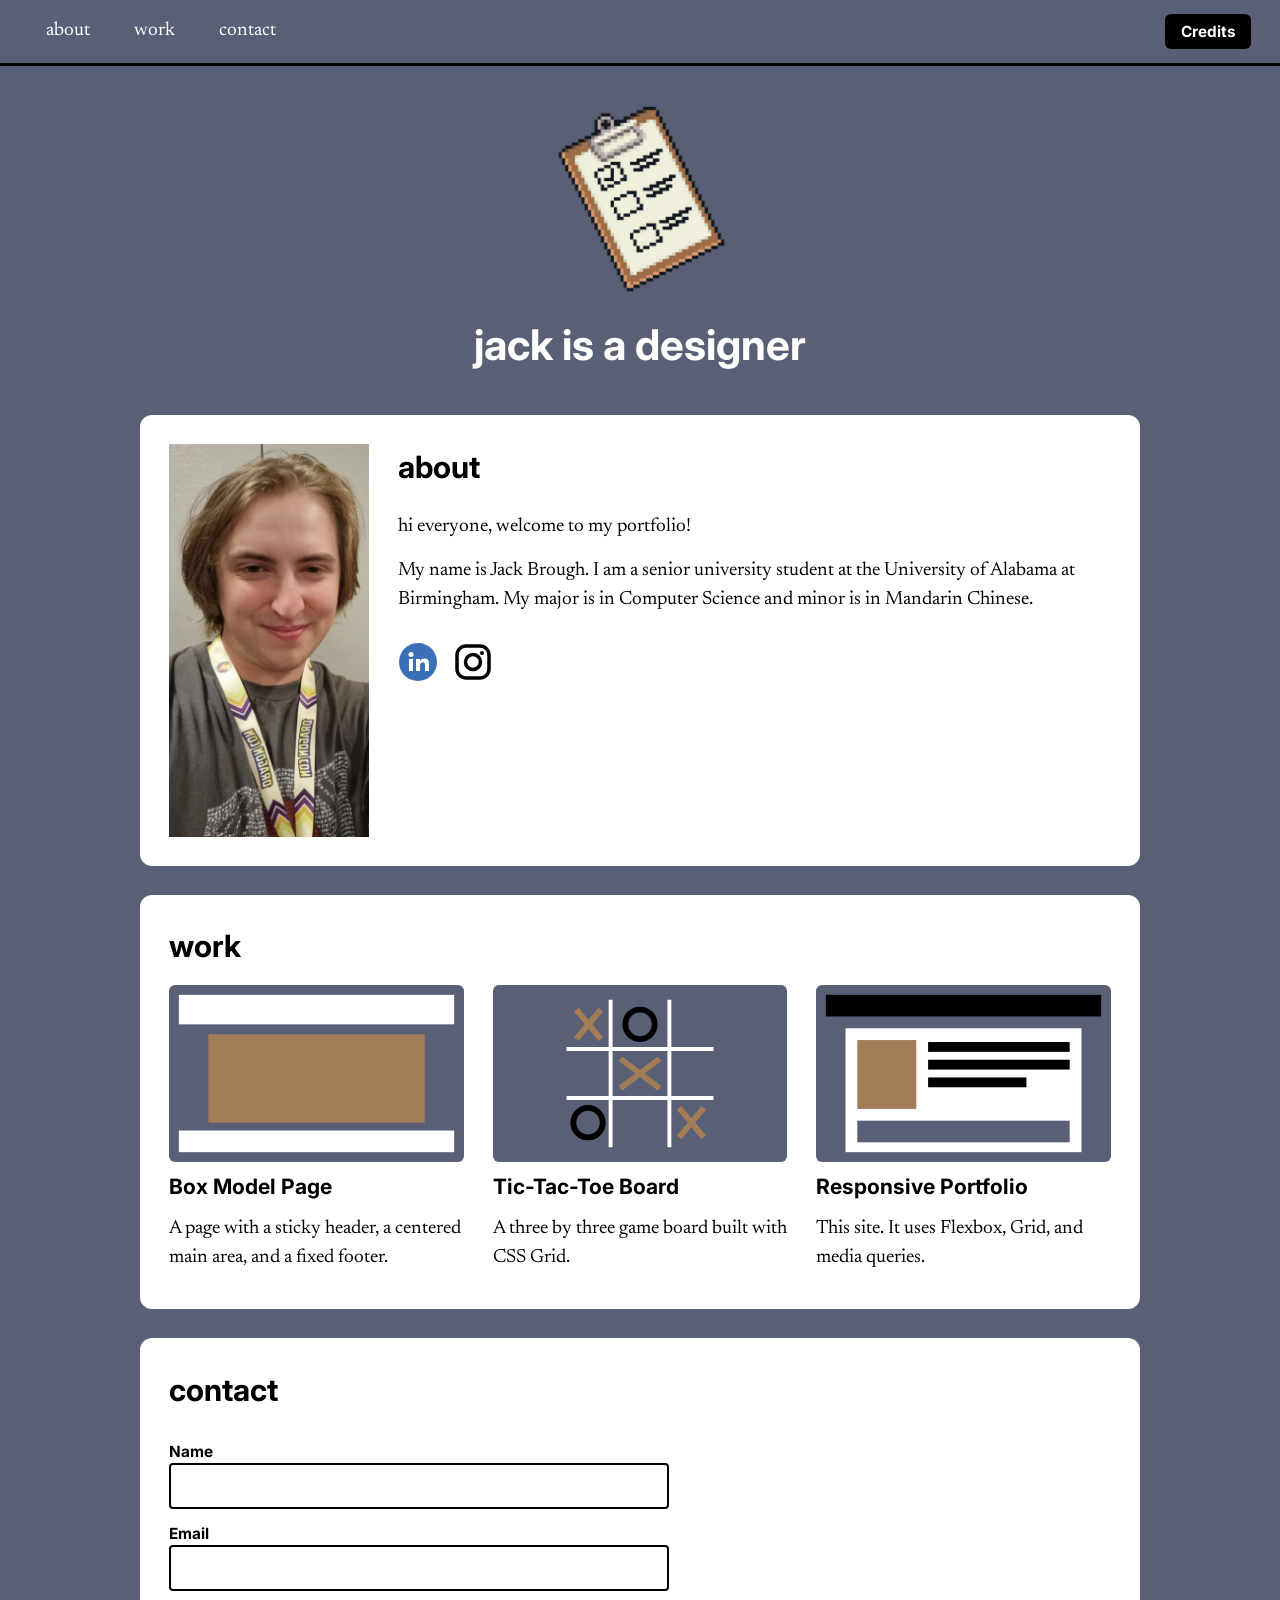
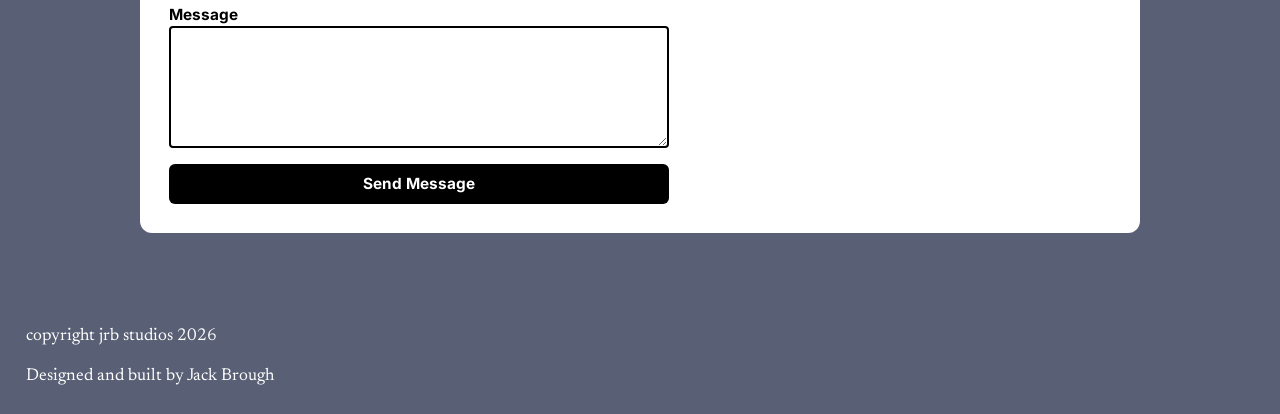
<file: index.html>
<!DOCTYPE html>
<html lang="en">
<head>
  <meta charset="UTF-8">
  <meta name="viewport" content="width=device-width, initial-scale=1.0">
  <!-- title -->
  <title>Jack Brough - Portfolio</title>
  <!-- fonts from my wireframe -->
  <link rel="preconnect" href="https://fonts.googleapis.com">
  <link rel="preconnect" href="https://fonts.gstatic.com" crossorigin>
  <link href="https://fonts.googleapis.com/css2?family=Inter:wght@500;700&family=Newsreader:wght@400;600&display=swap" rel="stylesheet">
  <!-- link to the external css -->
  <link rel="stylesheet" href="styles.css">
</head>
<body>
  <header>
    <!-- nav links on the left, credits button on the right -->
    <nav>
      <a href="#about">about</a>
      <a href="#work">work</a>
      <a href="#contact">contact</a>
    </nav>
    <a class="button" href="#credits">Credits</a>
  </header>

  <main>
    <!-- clipboard and heading -->
    <section class="hero">
      <img src="clipboard.png" alt="Pixel art clipboard with a checklist" width="180" height="188">
      <h1>jack is a designer</h1>
    </section>

    <!-- photo and text side by side -->
    <section id="about" class="card">
      <img src="jack.png" alt="Jack Brough smiling, wearing a lanyard" width="200" height="399">
      <div>
        <h2>about</h2>
        <p>hi everyone, welcome to my portfolio!</p>
        <p>My name is Jack Brough. I am a senior university student at the University of Alabama at Birmingham. My major is in Computer Science and minor is in Mandarin Chinese.</p>
        <!-- social links -->
        <div class="social">
          <a href="#"><img src="linkedin.svg" alt="LinkedIn" width="40" height="40"></a>
          <a href="#"><img src="instagram.svg" alt="Instagram" width="40" height="40"></a>
        </div>
      </div>
    </section>

    <!-- work: cards  -->
    <section id="work" class="card">
      <h2>work</h2>
      <div class="project-grid">
        <article>
          <img src="box-model.svg" alt="Boxes showing a header, main area, and footer" width="300" height="180">
          <h3>Box Model Page</h3>
          <p>A page with a sticky header, a centered main area, and a fixed footer.</p>
        </article>
        <article>
          <img src="tic-tac-toe.svg" alt="A tic-tac-toe board with X marks and O marks" width="300" height="180">
          <h3>Tic-Tac-Toe Board</h3>
          <p>A three by three game board built with CSS Grid.</p>
        </article>
        <article>
          <img src="portfolio.svg" alt="Wireframe of a portfolio page" width="300" height="180">
          <h3>Responsive Portfolio</h3>
          <p>This site. It uses Flexbox, Grid, and media queries.</p>
        </article>
      </div>
    </section>

    <!-- contact  -->
    <section id="contact" class="card">
      <h2>contact</h2>
      <!-- email -->
      <form action="https://formsubmit.co/example@example.com" method="POST">
        <label for="name">Name</label>
        <input type="text" id="name" name="name" required>

        <label for="email">Email</label>
        <input type="email" id="email" name="email" required>

        <label for="message">Message</label>
        <textarea id="message" name="message" rows="5" required></textarea>

        <button type="submit">Send Message</button>
      </form>
    </section>
  </main>

  <footer>
    <p>copyright jrb studios 2026</p>
    <p id="credits">Designed and built by Jack Brough</p>
  </footer>
</body>
</html>
</file>
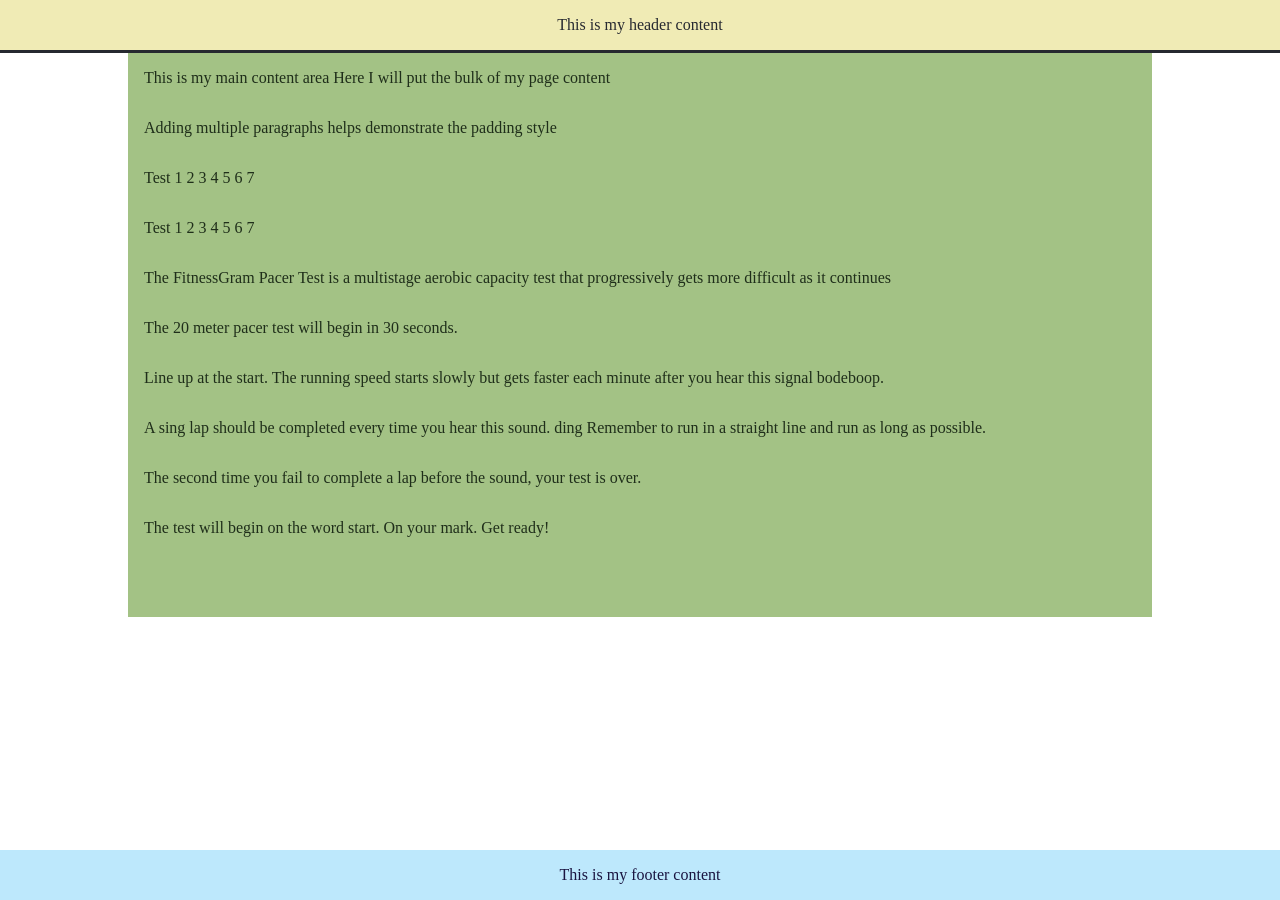
<file: cbrough.hw5.html>
<!DOCTYPE html>
<html lang="en">
<head>
  <meta charset="UTF-8">
  <meta name="viewport" content="width=device-width, initial-scale=1.0">
  <!-- title -->
  <title>cbrough - Box Model</title>
  <!-- link to external css -->
  <link rel="stylesheet" href="cbrough.hw5.css">
</head>
<body>
  <header>
    <p>This is my header content</p>
  </header>

  <main>
    <p>This is my main content area Here I will put the bulk of my page content</p>
    <p>Adding multiple paragraphs helps demonstrate the padding style</p>
    <!-- filler text to test the sticky header -->
    <p>Test 1 2 3 4 5 6 7</p>
    <p>Test 1 2 3 4 5 6 7</p>
    <p>The FitnessGram Pacer Test is a multistage aerobic capacity test that progressively gets more difficult as it continues</p>
    <p>The 20 meter pacer test will begin in 30 seconds.</p>
    <p>Line up at the start. The running speed starts slowly but gets faster each minute after you hear this signal bodeboop.</p>
    <p>A sing lap should be completed every time you hear this sound. ding Remember to run in a straight line and run as long as possible.</p>
    <p>The second time you fail to complete a lap before the sound, your test is over.</p>
    <p>The test will begin on the word start. On your mark. Get ready!</p>
  </main>

  <footer>
    <p>This is my footer content</p>
  </footer>
</body>
</html>
</file>
<file: styles.css>
/* reset spacing use border box */
* {
  margin: 0;
  padding: 0;
  box-sizing: border-box;
}

/* leaves room so sticky header does not cover titles */
html {
  scroll-padding-top: 4em;
  scroll-behavior: smooth;
}

/* slate background white text newsreader for body */
body {
  font-family: Newsreader, Georgia, serif;
  font-size: 1.2em;
  line-height: 1.5;
  background-color: #596075;
  color: #ffffff;
}

/* headings use inter */
h1,
h2,
h3,
.button,
button {
  font-family: Inter, Arial, Helvetica, sans-serif;
}

/* header sticks to top flexbox spaces nav and button */
header {
  position: sticky;
  top: 0;
  display: flex;
  justify-content: space-between;
  align-items: center;
  padding: 0.6em 1.5em;
  background-color: #596075;
  border-bottom: 3px solid #000000;
}

nav {
  display: flex;
  gap: 0.5em;
}

/* menu item hover effect with a transition added */
nav a {
  padding: 0.3em 0.9em;
  border-radius: 4px;
  color: #ffffff;
  text-decoration: none;
  transition: background-color 0.3s, color 0.3s;
}

nav a:hover,
nav a:focus {
  background-color: #a37c58;
  color: #000000;
}

/* credits button */
.button {
  padding: 0.4em 1em;
  border-radius: 6px;
  font-size: 0.8em;
  font-weight: bold;
  background-color: #000000;
  color: #ffffff;
  text-decoration: none;
  transition: background-color 0.3s, color 0.3s;
}

.button:hover,
.button:focus {
  background-color: #a37c58;
  color: #000000;
}

/* main is centered to hold the cards */
main {
  width: 80%;
  max-width: 1000px;
  margin: 0 auto;
  padding-bottom: 2em;
}

/* hero uses flexbox to center clipboard and heading */
.hero {
  display: flex;
  flex-direction: column;
  align-items: center;
  padding: 2em 0;
}

h1 {
  margin-top: 0.5em;
  font-size: 2.2em;
  text-align: center;
}

/* white cards with black text */
.card {
  margin-bottom: 1.5em;
  padding: 1.5em;
  border-radius: 12px;
  background-color: #ffffff;
  color: #000000;
}

h2 {
  margin-bottom: 0.5em;
  font-size: 1.6em;
}

h3 {
  margin-bottom: 0.2em;
  font-size: 1.1em;
}

p {
  padding: 0.4em 0;
}

/* images shrink to fit container */
img {
  max-width: 100%;
  height: auto;
  display: block;
}

/* about uses grid */
#about {
  display: grid;
  grid-template-columns: 200px 1fr;
  grid-gap: 1.5em;
}

/* social icons in a row */
.social {
  display: flex;
  gap: 0.8em;
  margin-top: 1em;
}

/* project cards fill the row and wrap as the screen shrinks */
.project-grid {
  display: grid;
  grid-template-columns: repeat(auto-fit, minmax(220px, 1fr));
  grid-gap: 1.5em;
}

.project-grid img {
  margin-bottom: 0.5em;
  border-radius: 6px;
}

/* form fields stack in one column */
form {
  display: flex;
  flex-direction: column;
  max-width: 500px;
}

label {
  margin-top: 0.8em;
  font-family: Inter, Arial, Helvetica, sans-serif;
  font-size: 0.8em;
  font-weight: bold;
}

input,
textarea {
  padding: 0.6em;
  border: 2px solid #000000;
  border-radius: 4px;
  font-family: Newsreader, Georgia, serif;
  font-size: 1em;
  background-color: #ffffff;
  color: #000000;
}

/* shows which field is selected */
input:focus,
textarea:focus {
  outline: 3px solid #a37c58;
}

button {
  margin-top: 1em;
  padding: 0.7em;
  border: none;
  border-radius: 6px;
  font-size: 0.8em;
  font-weight: bold;
  background-color: #000000;
  color: #ffffff;
  cursor: pointer;
  transition: background-color 0.3s, color 0.3s;
}

button:hover,
button:focus {
  background-color: #a37c58;
  color: #000000;
}

/* footer sits at the bottom of the page */
footer {
  padding: 1em 1.5em;
  font-size: 0.9em;
}

/* size for tablet */
@media screen and (max-width: 768px) {
  main {
    width: 92%;
  }

  #about {
    grid-template-columns: 1fr;
    justify-items: center;
  }

  .social {
    justify-content: center;
  }
}

/* size for phone */
@media screen and (max-width: 480px) {
  header {
    flex-direction: column;
    gap: 0.5em;
  }

  nav {
    flex-wrap: wrap;
    justify-content: center;
  }

  h1 {
    font-size: 1.7em;
  }

  .card {
    padding: 1em;
  }
}
</file>
<file: cbrough.hw5.css>
/* reset all spacing and use border box */
* {
  margin: 0;
  padding: 0;
  box-sizing: border-box;
}

/* header sticks to top of viewport */
header {
  position: sticky;
  top: 0;
  text-align: center;
  border-bottom: 3px solid #262930;
  background-color: #f0ebb5;
  color: #262930;
}

/* main is 80 percent wide and centered */
main {
  width: 80%;
  margin: 0 auto;
  padding-bottom: 4em; /* keeps last paragraph above fixed footer */
  background-color: #a3c285;
  color: #1f2e1a;
}

/* footer is fixed to bottom and full width */
footer {
  position: fixed;
  bottom: 0;
  width: 100%;
  text-align: center;
  background-color: #bde8fc;
  color: #1a1440;
}

/* paragraph padding */
p {
  padding: 1em;
}
</file>
